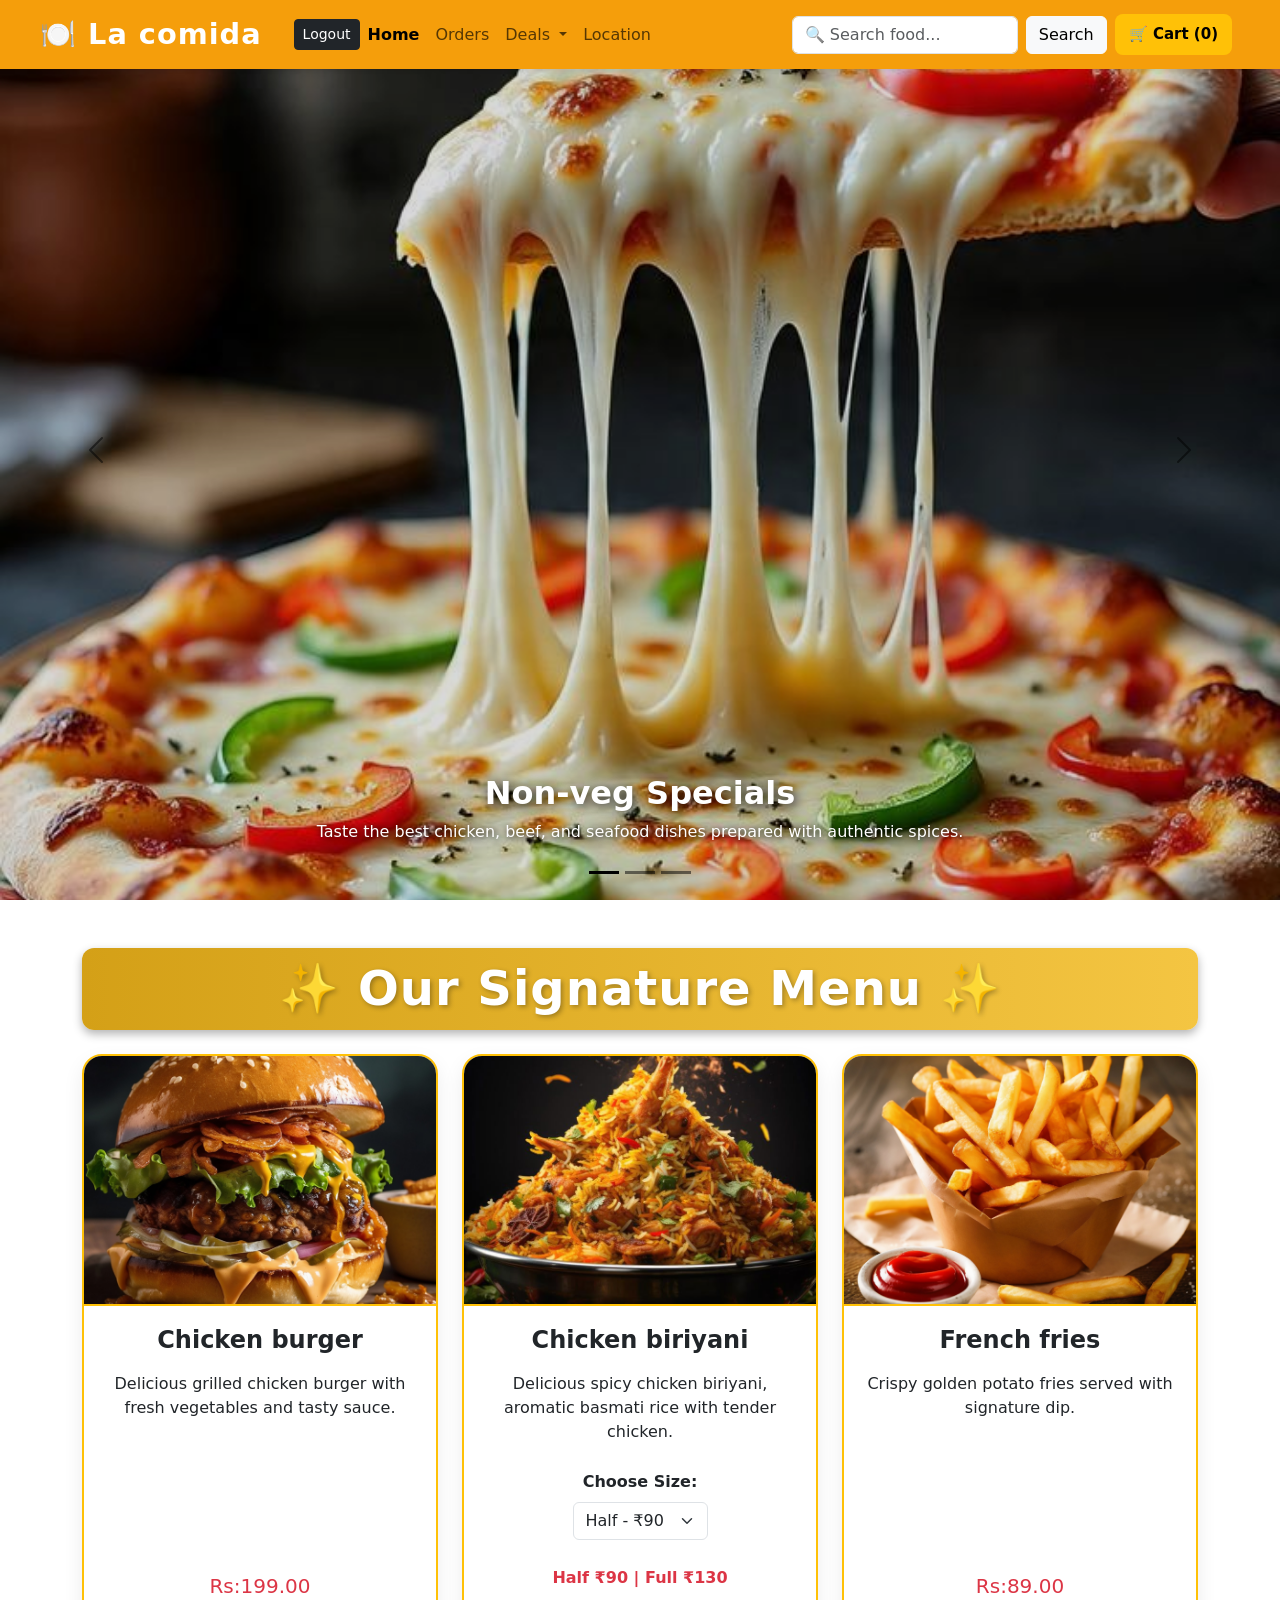
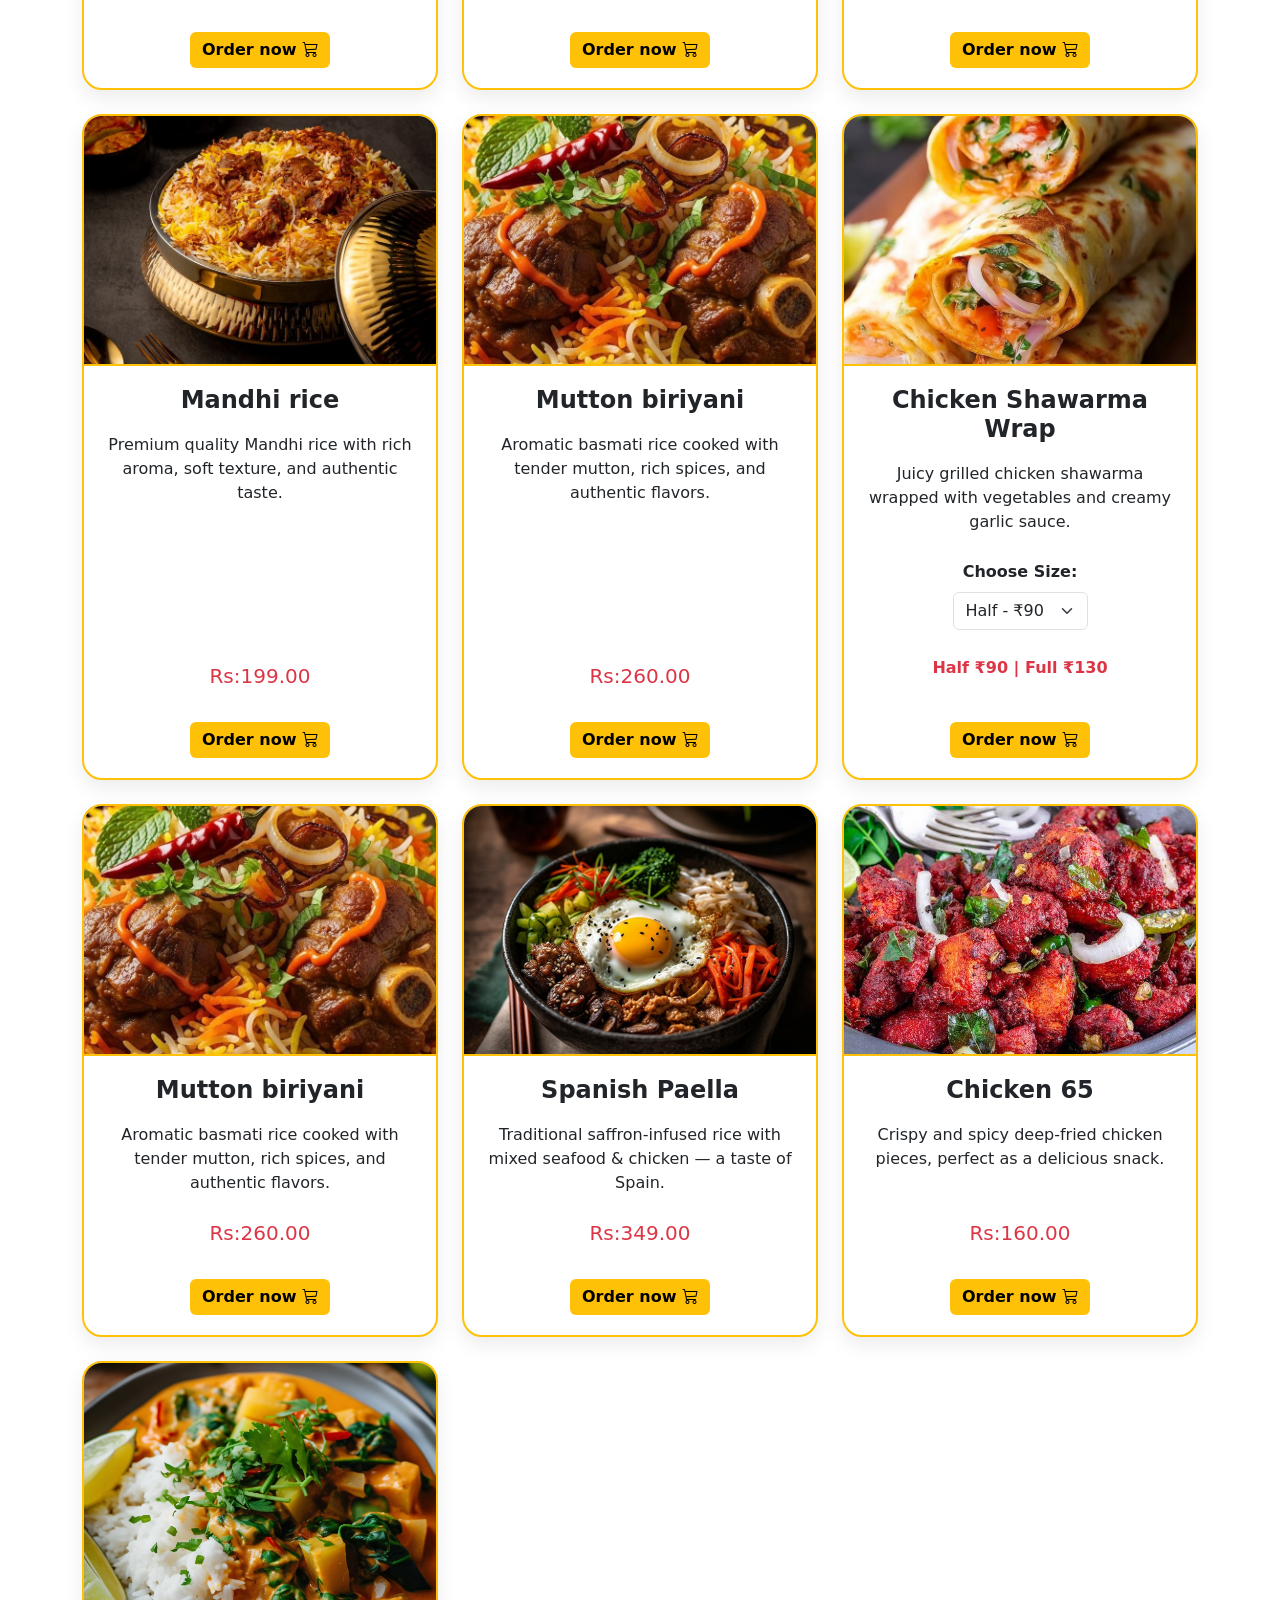
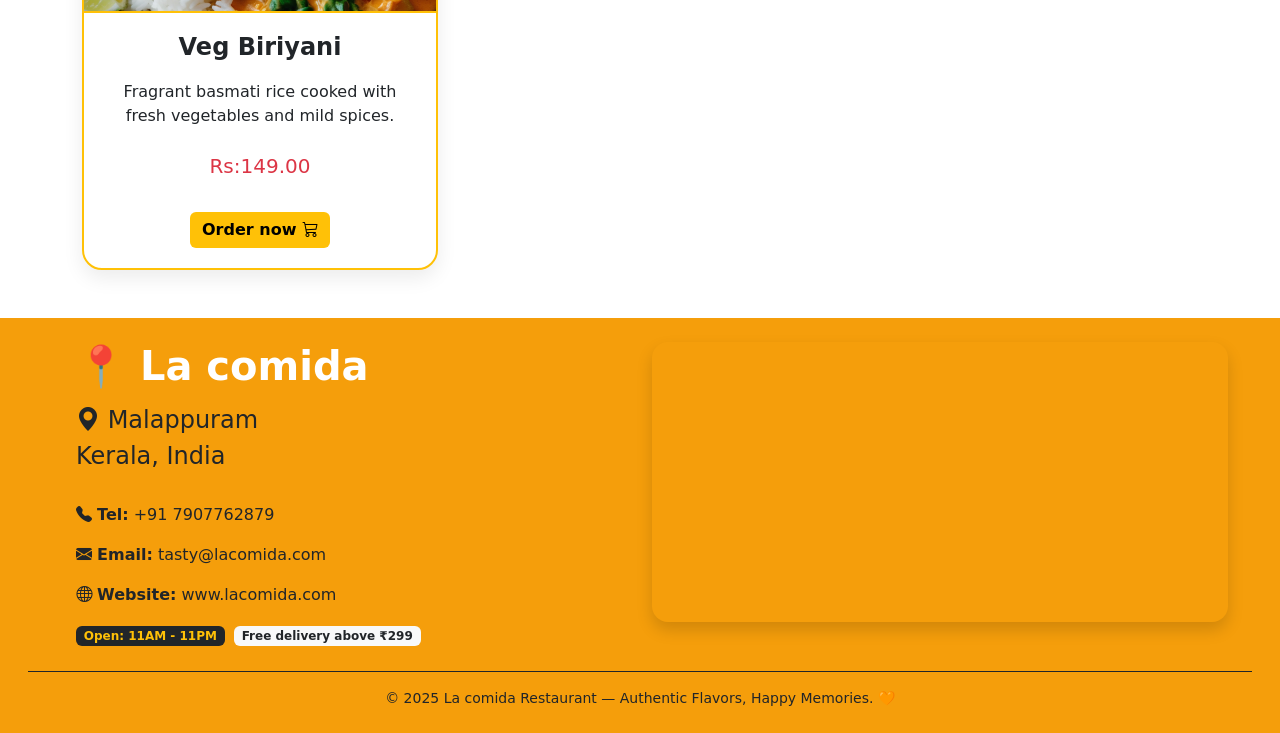
<file: index.html>
<!DOCTYPE html>
<html lang="en">
<head>
  <meta charset="UTF-8">
  <meta name="viewport" content="width=device-width, initial-scale=1.0, user-scalable=yes">
  <title>La Comida - Authentic Spanish & Multi-Cuisine Restaurant</title>
  <link href="https://cdn.jsdelivr.net/npm/bootstrap@5.3.0/dist/css/bootstrap.min.css" rel="stylesheet">
  <link rel="stylesheet" href="https://cdn.jsdelivr.net/npm/bootstrap-icons@1.13.1/font/bootstrap-icons.min.css">
 
  <!-- link to external hotel.css (kept for compatibility) -->
  <link rel="stylesheet" href="hotel.css">
</head>
<body>

<!-- Navigation Bar -->
<nav class="navbar navbar-expand-lg navbar-light bg-warning fixed-top shadow-sm">

  <div class="container-fluid">

    <!-- Logo -->
    <a class="navbar-brand text-white fw-bold" href="#">
      🍽️ La comida
    </a>

   <div class="d-flex align-items-center gap-3">

    <span
        id="userDisplay"
        class="fw-bold text-dark"
    ></span>

    <button
        id="logoutButton"
        class="btn btn-dark btn-sm"
    >
        Logout
    </button>

</div> 
    <!-- Navigation Menu -->
    <div class="collapse navbar-collapse" id="navbarSupportedContent">

      <ul class="navbar-nav me-auto mb-2 mb-lg-0">

        <li class="nav-item">
          <a
            class="nav-link active fw-semibold"
            aria-current="page"
            href="#carouselExampleDark"
          >
            Home
          </a>
        </li>

        <li class="nav-item">
          <a class="nav-link" href="orders.html">
            Orders
          </a>
        </li>

        <li class="nav-item dropdown">
          <a
            class="nav-link dropdown-toggle"
            href="#"
            id="navbarDropdown"
            role="button"
            data-bs-toggle="dropdown"
            aria-expanded="false"
          >
            Deals
          </a>

          <ul
            class="dropdown-menu"
            aria-labelledby="navbarDropdown"
          >
            <li>
              <a class="dropdown-item" href="#">
                🎉 Monday Madness - 20% off
              </a>
            </li>

            <li>
              <a class="dropdown-item" href="#">
                🍕 Combo offers
              </a>
            </li>

            <li>
              <hr class="dropdown-divider">
            </li>

            <li>
              <a class="dropdown-item" href="#">
                ✨ Family Pack @ ₹499
              </a>
            </li>
          </ul>
        </li>

        <li class="nav-item">
          <a class="nav-link" href="#Location">
            Location
          </a>
        </li>

      </ul>

      <!-- Search -->
      <form
        class="d-flex"
        role="search"
        id="searchForm"
        onsubmit="return false;"
      >

        <input
          class="form-control me-2"
          type="search"
          placeholder="🔍 Search food..."
          aria-label="Search"
          id="searchInput"
        >

        <button
          class="btn btn-light"
          type="submit"
          id="searchButton"
        >
          Search
        </button>

      </form>

    </div>

    <!-- Cart Button Container -->
    <div
      id="cartButtonContainer"
      class="ms-2 me-2"
    ></div>

    <!-- Mobile Menu Button -->
    <button
      class="navbar-toggler"
      type="button"
      data-bs-toggle="collapse"
      data-bs-target="#navbarSupportedContent"
      aria-controls="navbarSupportedContent"
      aria-expanded="false"
      aria-label="Toggle navigation"
    >
      <span class="navbar-toggler-icon"></span>
    </button>

  </div>

</nav>

<!-- Carousel Section -->
<div id="carouselExampleDark" class="carousel carousel-dark slide" data-bs-ride="carousel">
  <div class="carousel-indicators">
    <button type="button" data-bs-target="#carouselExampleDark" data-bs-slide-to="0" class="active" aria-current="true" aria-label="Slide 1"></button>
    <button type="button" data-bs-target="#carouselExampleDark" data-bs-slide-to="1" aria-label="Slide 2"></button>
    <button type="button" data-bs-target="#carouselExampleDark" data-bs-slide-to="2" aria-label="Slide 3"></button>
  </div>
  <div class="carousel-inner">
    <div class="carousel-item active" data-bs-interval="5000">
      <img src="./images/fd1.jpg" class="d-block w-100" alt="Non veg feast" onerror="this.src='https://via.placeholder.com/1600x600?text=Non+Veg+Dish'">
      <div class="carousel-caption d-none d-md-block">
        <h2 class="fw-bold" style="color: white; text-shadow: 2px 2px 12px rgba(0,0,0,0.9);">Non-veg Specials</h2>
        <p class="text-white" style="text-shadow: 1px 1px 6px black;">Taste the best chicken, beef, and seafood dishes prepared with authentic spices.</p>
      </div>
    </div>
    <div class="carousel-item" data-bs-interval="4000">
      <img src="./images/fd2.jpg" class="d-block w-100" alt="Vegetarian delights" onerror="this.src='https://via.placeholder.com/1600x600?text=Veg+Options'">
      <div class="carousel-caption d-none d-md-block">
        <h2 class="fw-bold" style="color: white; text-shadow: 2px 2px 12px rgba(0,0,0,0.9);">Veg options</h2>
        <p class="text-white" style="text-shadow: 1px 1px 6px black;">Delicious and healthy vegetarian dishes made with fresh ingredients.</p>
      </div>
    </div>
    <div class="carousel-item">
      <img src="./images/fd3.jpg" class="d-block w-100" alt="Spanish cuisine" onerror="this.src='https://via.placeholder.com/1600x600?text=Spanish+Foods'">
      <div class="carousel-caption d-none d-md-block">
        <h2 class="fw-bold" style="color:white; text-shadow:2px 2px 12px rgba(0,0,0,0.9);">Spanish foods</h2>
        <p class="text-white" style="text-shadow: 1px 1px 6px black;">Experience authentic Spanish dishes full of flavor and tradition.</p>
      </div>
    </div>
  </div>
  <button class="carousel-control-prev" type="button" data-bs-target="#carouselExampleDark" data-bs-slide="prev">
    <span class="carousel-control-prev-icon" aria-hidden="true"></span>
    <span class="visually-hidden">Previous</span>
  </button>
  <button class="carousel-control-next" type="button" data-bs-target="#carouselExampleDark" data-bs-slide="next">
    <span class="carousel-control-next-icon" aria-hidden="true"></span>
    <span class="visually-hidden">Next</span>
  </button>
</div>

<!-- ORDER SECTION (Our Menu) -->
<div class="container my-5" id="order">
  <h1 class="style text-center mb-4 fw-bold display-5">✨ Our Signature Menu ✨</h1>
  <!-- row that contains menu cards, will be filtered dynamically -->
  <div class="row g-4" id="menuContainer">
    
    <!-- CARD 1 - Chicken Burger -->
    <div class="menu-item col-md-4 d-flex " data-name="chicken burger" data-price="199">
      <div class="card w-100 h-100 text-center border-2 border-warning">
        <img src="./images/fd10.jpg" class="card-img-top" alt="Chicken burger" onerror="this.src='https://via.placeholder.com/300x200?text=Burger'">
        <div class="card-body d-flex flex-column text-center">
          <h4 class="card-title">Chicken burger</h4>
          <p class="card-text">Delicious grilled chicken burger with fresh vegetables and tasty sauce.</p>
          <h5 class="text-danger mt-auto">Rs:199.00</h5>
          <button
    type="button"
    class="btn btn-warning mt-3 order-btn"
>
    Order now
    <i class="bi bi-cart3"></i>
</button>

      </div>
    </div>
  </div>

    
   <!-- CARD 2 - Chicken Biriyani -->
<div class="menu-item col-md-4 d-flex" data-name="chicken biriyani chicken biryani">

  <div class="card w-100 h-100 text-center border-2 border-warning">

    <img
      src="./images/fd7.jpg"
      class="card-img-top"
      alt="Chicken biriyani"
      onerror="this.src='https://via.placeholder.com/300x200?text=Biryani'"
    >

    <div class="card-body d-flex flex-column text-center">

      <h4 class="card-title">Chicken biriyani</h4>

      <p class="card-text">
        Delicious spicy chicken biriyani, aromatic basmati rice with tender chicken.
      </p>

      <!-- Biryani Size -->
      <div class="mb-2">
        <label for="biryaniSize" class="fw-bold">
          Choose Size:
        </label>

        <select
          id="biryaniSize"
          class="form-select mt-2 biryani-size"
        >
          <option value="90" data-size="Half">
            Half - ₹90
          </option>

          <option value="130" data-size="Full">
            Full - ₹130
          </option>
        </select>
      </div>

      <p class="price text-danger fw-bold mt-2">
        Half ₹90 | Full ₹130
      </p>

      <button
    type="button"
    class="btn btn-warning mt-3 order-btn"
>
    Order now
    <i class="bi bi-cart3"></i>
</button>

    </div>
  </div>
</div>

    <!-- CARD 3 - French fries -->
    <div class="menu-item col-md-4 d-flex" data-name="french fries fries" data-price="89">
      <div class="card w-100 h-100 text-center border-2 border-warning">
        <img src="./images/fd11.jpg" class="card-img-top" alt="French fries" onerror="this.src='https://via.placeholder.com/300x200?text=Fries'">
        <div class="card-body d-flex flex-column text-center">
          <h4 class="card-title">French fries</h4>
          <p class="card-text">Crispy golden potato fries served with signature dip.</p>
          <h5 class="text-danger mt-auto">Rs:89.00</h5>
        <button
    type="button"
    class="btn btn-warning mt-3 order-btn"
>
    Order now
    <i class="bi bi-cart3"></i>
</button>
        </div>
      </div>
    </div>

    <!-- CARD 5 - Mandhi rice -->
    <div class="menu-item col-md-4 d-flex" data-name="mandhi rice mandi rice" data-price="199">
      <div class="card w-100 h-100 text-center border-2 border-warning">
        <img src="./images/fd9.jpg" class="card-img-top" alt="Mandhi rice" onerror="this.src='https://via.placeholder.com/300x200?text=Mandhi'">
        <div class="card-body d-flex flex-column text-center">
          <h4 class="card-title">Mandhi rice</h4>
          <p class="card-text">Premium quality Mandhi rice with rich aroma, soft texture, and authentic taste.</p>
          <h5 class="text-danger mt-auto">Rs:199.00</h5>
         <button
    type="button"
    class="btn btn-warning mt-3 order-btn"
>
    Order now
    <i class="bi bi-cart3"></i>
</button>

      </div>
    </div>
  </div>

    <!-- CARD 6 - Mutton biriyani -->
    <div class="menu-item col-md-4 d-flex" data-name="mutton biriyani mutton biryani" data-price="260">
      <div class="card w-100 h-100 text-center border-2 border-warning">
        <img src="./images/fd8.jpg" class="card-img-top" alt="Mutton biriyani" onerror="this.src='https://via.placeholder.com/300x200?text=Mutton+Biryani'">
        <div class="card-body d-flex flex-column text-center">
          <h4 class="card-title">Mutton biriyani</h4>
          <p class="card-text">Aromatic basmati rice cooked with tender mutton, rich spices, and authentic flavors.</p>
          <h5 class="text-danger mt-auto">Rs:260.00</h5>
          <button
    type="button"
    class="btn btn-warning mt-3 order-btn"
>
    Order now
    <i class="bi bi-cart3"></i>
</button>

        </div>
      </div>
    </div>

    <!-- CARD 7 - Chicken Shawarma Wrap -->
  
<div class="menu-item col-md-4 d-flex" data-name="chicken shawarma wrap shawarma">

  <div class="card w-100 h-100 text-center border-2 border-warning">

    <img
      src="./images/fd4.jpg"
      class="card-img-top"
      alt="Chicken Shawarma Wrap"
      onerror="this.src='https://via.placeholder.com/300x200?text=Shawarma'"
    >

    <div class="card-body d-flex flex-column text-center">

      <h4 class="card-title">
        Chicken Shawarma Wrap
      </h4>

      <p class="card-text">
        Juicy grilled chicken shawarma wrapped with vegetables
        and creamy garlic sauce.
      </p>

      <!-- Size Selection -->
      <div class="mb-2">
        <label for="shawarmaSize" class="fw-bold">
          Choose Size:
        </label>

        <select
          id="shawarmaSize"
          class="form-select mt-2 biryani-size"
        >
          <option value="90" data-size="Half">
            Half - ₹90
          </option>

          <option value="130" data-size="Full">
            Full - ₹130
          </option>
        </select>
      </div>

      <!-- Price -->
      <p class="price text-danger fw-bold mt-2">
        Half ₹90 | Full ₹130
      </p>

      <!-- Order Button -->
      <button
    type="button"
    class="btn btn-warning mt-3 order-btn"
>
    Order now
    <i class="bi bi-cart3"></i>
</button>

    </div>
  </div>
</div>
        
 <div class="menu-item col-md-4 d-flex" data-name="mutton biriyani mutton biryani" data-price="260">
      <div class="card w-100 h-100 text-center border-2 border-warning">
        <img src="./images/fd8.jpg" class="card-img-top" alt="Mutton biriyani" onerror="this.src='https://via.placeholder.com/300x200?text=Mutton+Biryani'">
        <div class="card-body d-flex flex-column text-center">
          <h4 class="card-title">Mutton biriyani</h4>
          <p class="card-text">Aromatic basmati rice cooked with tender mutton, rich spices, and authentic flavors.</p>
          <h5 class="text-danger mt-auto">Rs:260.00</h5>
          <button
    type="button"
    class="btn btn-warning mt-3 order-btn"
>
    Order now
    <i class="bi bi-cart3"></i>
</button>

        </div>
      </div>
    </div>

    <!-- BONUS EXTRA ITEM: Spanish Paella for more variety (ensures better search demonstration) -->
    <div class="menu-item col-md-4 d-flex" data-name="spanish paella seafood rice" data-price="349">
      <div class="card w-100 h-100 text-center border-2 border-warning">
        <img src="./images/fd3.jpg" class="card-img-top" alt="Spanish Paella" onerror="this.src='https://via.placeholder.com/300x200?text=Paella'">
        <div class="card-body d-flex flex-column text-center">
          <h4 class="card-title">Spanish Paella</h4>
          <p class="card-text">Traditional saffron-infused rice with mixed seafood & chicken — a taste of Spain.</p>
          <h5 class="text-danger mt-auto">Rs:349.00</h5>
          <button
    type="button"
    class="btn btn-warning mt-3 order-btn"
>
    Order now
    <i class="bi bi-cart3"></i>
</button>
      </div>
    </div>
  </div>

  <div class="menu-item col-md-4 d-flex"
     data-name="chicken 65"
     data-price="160">

    <div class="card w-100 h-100 text-center border-2 border-warning">

        <img
            src="./images/fd12.jpg"
            class="card-img-top"
            alt="Chicken 65"
            onerror="this.src='https://via.placeholder.com/300x200?text=Chicken+65'"
        >

        <div class="card-body d-flex flex-column text-center">

            <h4 class="card-title">
                Chicken 65
            </h4>

            <p class="card-text">
                Crispy and spicy deep-fried chicken pieces, perfect as a delicious snack.
            </p>

            <h5 class="text-danger mt-auto">
                Rs:160.00
            </h5>

            <button
                type="button"
                class="btn btn-warning mt-3 order-btn"
            >
                Order now
                <i class="bi bi-cart3"></i>
            </button>

        </div>

    </div>

</div>

    <!-- EXTRA: Veg Biriyani for veg lovers -->
    <div class="menu-item col-md-4 d-flex" data-name="veg biriyani vegetable biryani" data-price="149">
      <div class="card w-100 h-100 text-center border-2 border-warning">
        <img src="./images/fd2.jpg" class="card-img-top" alt="Veg Biriyani" onerror="this.src='https://via.placeholder.com/300x200?text=Veg+Biryani'">
        <div class="card-body d-flex flex-column text-center">
          <h4 class="card-title">Veg Biriyani</h4>
          <p class="card-text">Fragrant basmati rice cooked with fresh vegetables and mild spices.</p>
          <h5 class="text-danger mt-auto">Rs:149.00</h5>
         <button
    type="button"
    class="btn btn-warning mt-3 order-btn"
>
    Order now
    <i class="bi bi-cart3"></i>
</button>
        </div>
      </div>
    </div>

  </div>

  
  <!-- dynamic “No results” message will be injected here -->
  <div id="noResultsMessage" style="display: none;" class="no-results-msg">
    <i class="bi bi-emoji-frown fs-1 text-warning"></i>
    <h4 class="mt-2">Sorry, no dishes match your search 😔</h4>
    <p>Try something like "biriyani", "burger", "fries", or "shawarma"</p>
    <button class="btn btn-outline-warning mt-2" id="resetSearchBtn">Show all menu</button>
  </div>
</div>

<!-- Location & Footer -->
<div class="container-fluid bg-warning text-dark pt-4 pb-4 mt-4" id="Location">
  <div class="row align-items-start g-4">
    <div class="col-md-6 col-12 ps-5">
      <h1 class="text-white fw-bold display-6">📍 La comida</h1>
      <h4 class="mt-3"><i class="bi bi-geo-alt-fill"></i> Malappuram</h4>
      <h4>Kerala, India</h4>
      <br>
      <p><i class="bi bi-telephone-fill"></i> <strong>Tel:</strong> +91 7907762879</p>
      <p><i class="bi bi-envelope-fill"></i> <strong>Email:</strong> tasty@lacomida.com</p>
      <p><i class="bi bi-globe"></i> <strong>Website:</strong> www.lacomida.com</p>
      <div class="mt-3">
        <span class="badge bg-dark text-warning me-1">Open: 11AM - 11PM</span>
        <span class="badge bg-light text-dark">Free delivery above ₹299</span>
      </div>
    </div>
    <div class="col-md-6 col-12 pe-4">
      <iframe class="w-100 rounded-4 shadow" src="https://www.google.com/maps/embed?pb=!1m18!1m12!1m3!1d12796.145303837393!2d76.0652155539552!3d11.05423637363353!2m3!1f0!2f0!3f0!3m2!1i1024!2i768!4f13.1!3m3!1m2!1s0x3ba64a9be29b058f%3A0x23e371e0d4c30d8e!2sMalappuram%2C%20Kerala!5e0!3m2!1sen!2sin!4v1772992045558!5m2!1sen!2sin" width="600" height="280" style="border:0;" allowfullscreen="" loading="lazy" referrerpolicy="no-referrer-when-downgrade"></iframe>
    </div>
  </div>
  <div class="row mt-4 text-center small border-top border-dark pt-3">
    <div class="col-12">
      <p class="mb-0 text-dark">© 2025 La comida Restaurant — Authentic Flavors, Happy Memories. 🧡</p>
    </div>
  </div>
</div>

<!-- Bootstrap Bundle JS (includes Popper) -->
<script src="https://cdn.jsdelivr.net/npm/bootstrap@5.3.8/dist/js/bootstrap.bundle.min.js" integrity="sha384-FKyoEForCGlyvwx9Hj09JcYn3nv7wiPVlz7YYwJrWVcXK/BmnVDxM+D2scQbITxI" crossorigin="anonymous"></script>
<script src="script.js"></script>
<script src="./auth.js"></script>
</body>
</html>
</file>
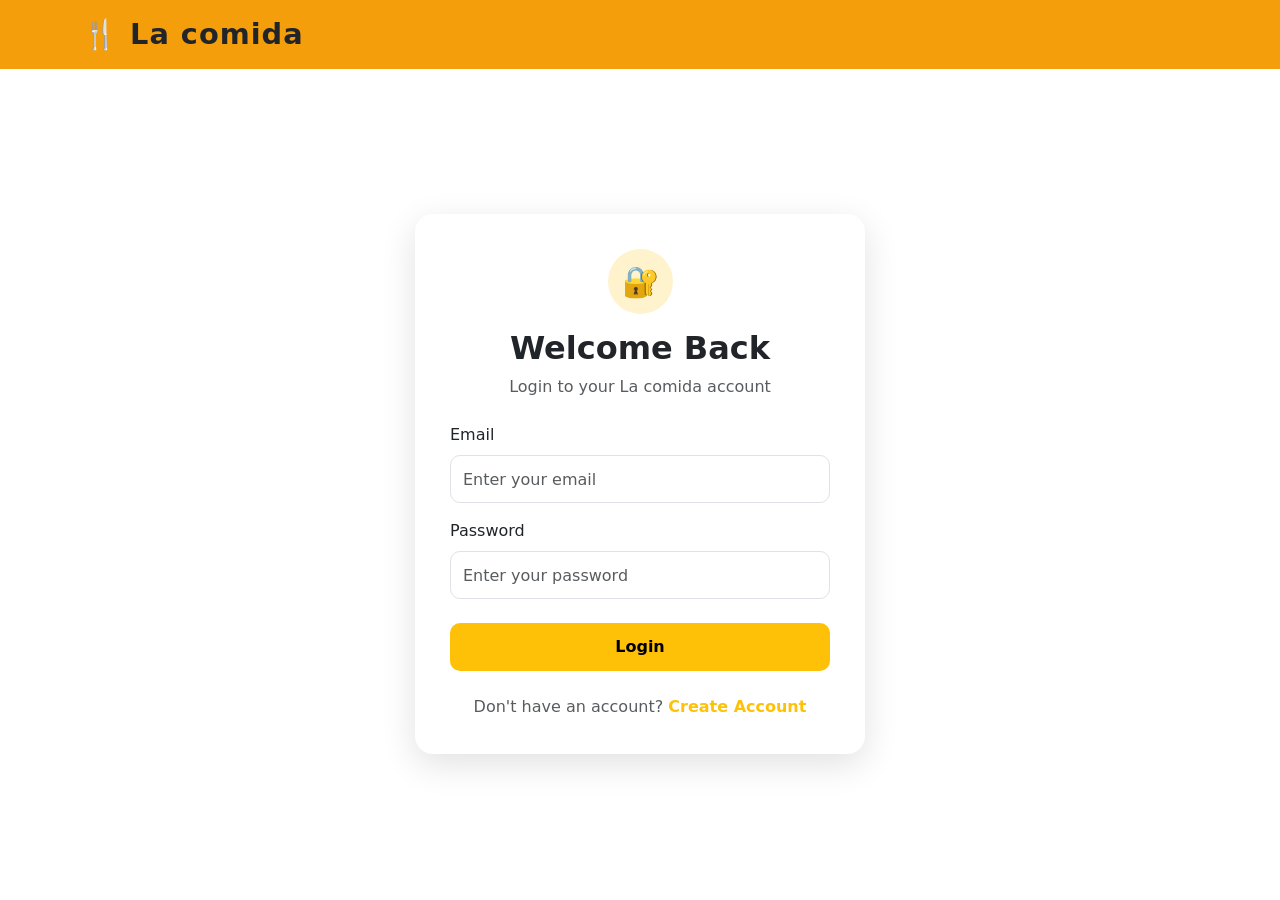
<file: login.html>
<!DOCTYPE html>
<html lang="en">
<head>

    <meta charset="UTF-8">
    <meta name="viewport" content="width=device-width, initial-scale=1.0">

    <title>Login | La comida</title>

    <link
        href="https://cdn.jsdelivr.net/npm/bootstrap@5.3.3/dist/css/bootstrap.min.css"
        rel="stylesheet"
    >

    <link rel="stylesheet" href="./hotel.css">

</head>

<body>


    <!-- NAVBAR -->

    <nav class="navbar navbar-expand-lg navbar-dark bg-warning">

        <div class="container">

            <a
                class="navbar-brand fw-bold text-dark"
                href="index.html"
            >
                🍴 La comida
            </a>

        </div>

    </nav>



    <!-- LOGIN -->

    <div class="auth-container">

        <div class="auth-card">


            <div class="text-center mb-4">

                <div class="auth-icon">
                    🔐
                </div>

                <h2 class="fw-bold">
                    Welcome Back
                </h2>

                <p class="text-muted">
                    Login to your La comida account
                </p>

            </div>



            <form id="loginForm">


                <div class="mb-3">

                    <label class="form-label">
                        Email
                    </label>

                    <input
                        type="email"
                        id="loginEmail"
                        class="form-control"
                        placeholder="Enter your email"
                        required
                    >

                </div>



                <div class="mb-4">

                    <label class="form-label">
                        Password
                    </label>

                    <input
                        type="password"
                        id="loginPassword"
                        class="form-control"
                        placeholder="Enter your password"
                        required
                    >

                </div>



                <button
                    type="submit"
                    class="btn btn-warning w-100 fw-bold"
                >
                    Login
                </button>


            </form>



          <div class="text-center mt-4">

                <span class="text-muted">
                    Don't have an account?
                </span>

                <a
                    href="register.html"
                    class="fw-bold text-warning"
                >
                    Create Account
                </a>

            </div>


        </div>

    </div>


    <script src="./auth.js"></script>

</body>
</html>
</file>
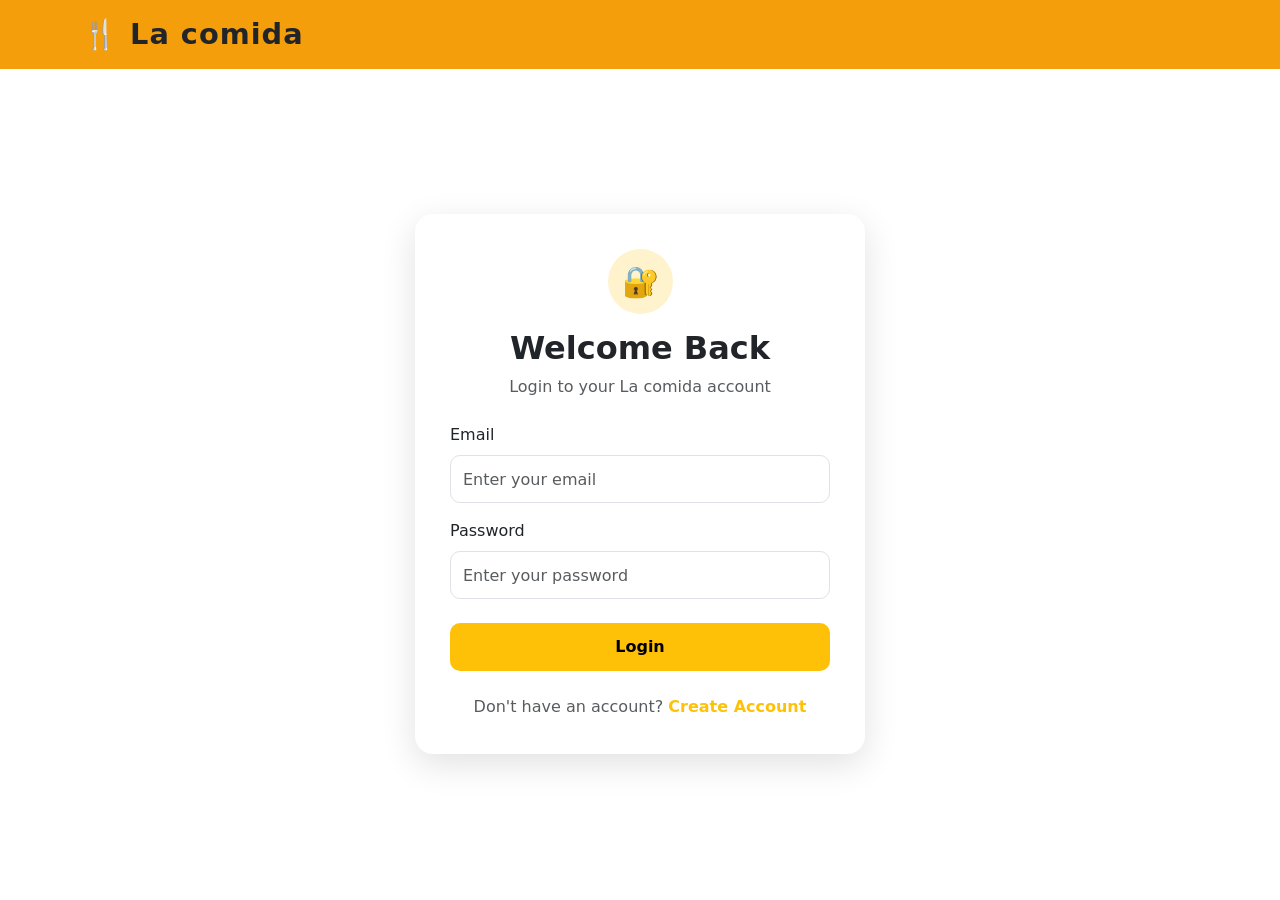
<file: orders.html>
<!DOCTYPE html>
<html lang="en">
<head>
    <meta charset="UTF-8">
    <meta name="viewport" content="width=device-width, initial-scale=1.0">

    <title>My Orders - La comida</title>

    <link
        href="https://cdn.jsdelivr.net/npm/bootstrap@5.3.3/dist/css/bootstrap.min.css"
        rel="stylesheet"
    >

    <style>
        body {
            background: #f8f9fa;
            font-family: Arial, sans-serif;
        }

        .navbar-custom {
            background: #ffa500;
            padding: 15px 25px;
        }

        .brand {
            color: white;
            font-size: 28px;
            font-weight: bold;
            text-decoration: none;
        }

        .orders-container {
            max-width: 1000px;
            margin: 110px auto 40px;
        }

        .order-card {
            background: white;
            border-radius: 15px;
            padding: 25px;
            margin-bottom: 20px;
            box-shadow: 0 5px 20px rgba(0,0,0,0.08);
        }

        .order-header {
            display: flex;
            justify-content: space-between;
            align-items: center;
            border-bottom: 1px solid #ddd;
            padding-bottom: 15px;
            margin-bottom: 15px;
        }

        .order-id {
            color: #555;
            font-size: 14px;
        }

        .status {
            background: #fff3cd;
            color: #856404;
            padding: 6px 12px;
            border-radius: 20px;
            font-weight: bold;
        }

        .order-item {
            padding: 10px 0;
            border-bottom: 1px solid #eee;
        }

        .total {
            font-size: 20px;
            font-weight: bold;
            margin-top: 15px;
        }

        .empty-orders {
            text-align: center;
            padding: 60px 20px;
            background: white;
            border-radius: 15px;
        }

        .back-btn {
            background: #ffc107;
            border: none;
            padding: 10px 20px;
            border-radius: 8px;
            font-weight: bold;
            text-decoration: none;
            color: #000;
        }
    </style>
</head>

<body>

    <!-- NAVBAR -->

    <nav class="navbar-custom fixed-top shadow-sm">

        <a href="index.html" class="brand">
            🍽️ La comida
        </a>

    </nav>


    <!-- ORDERS -->

    <div class="container orders-container">

        <h1 class="text-center fw-bold mb-4">
            📦 My Orders
        </h1>

        <div id="ordersContainer"></div>

    </div>


    <script src="orders.js"></script>

</body>
</html>
</file>
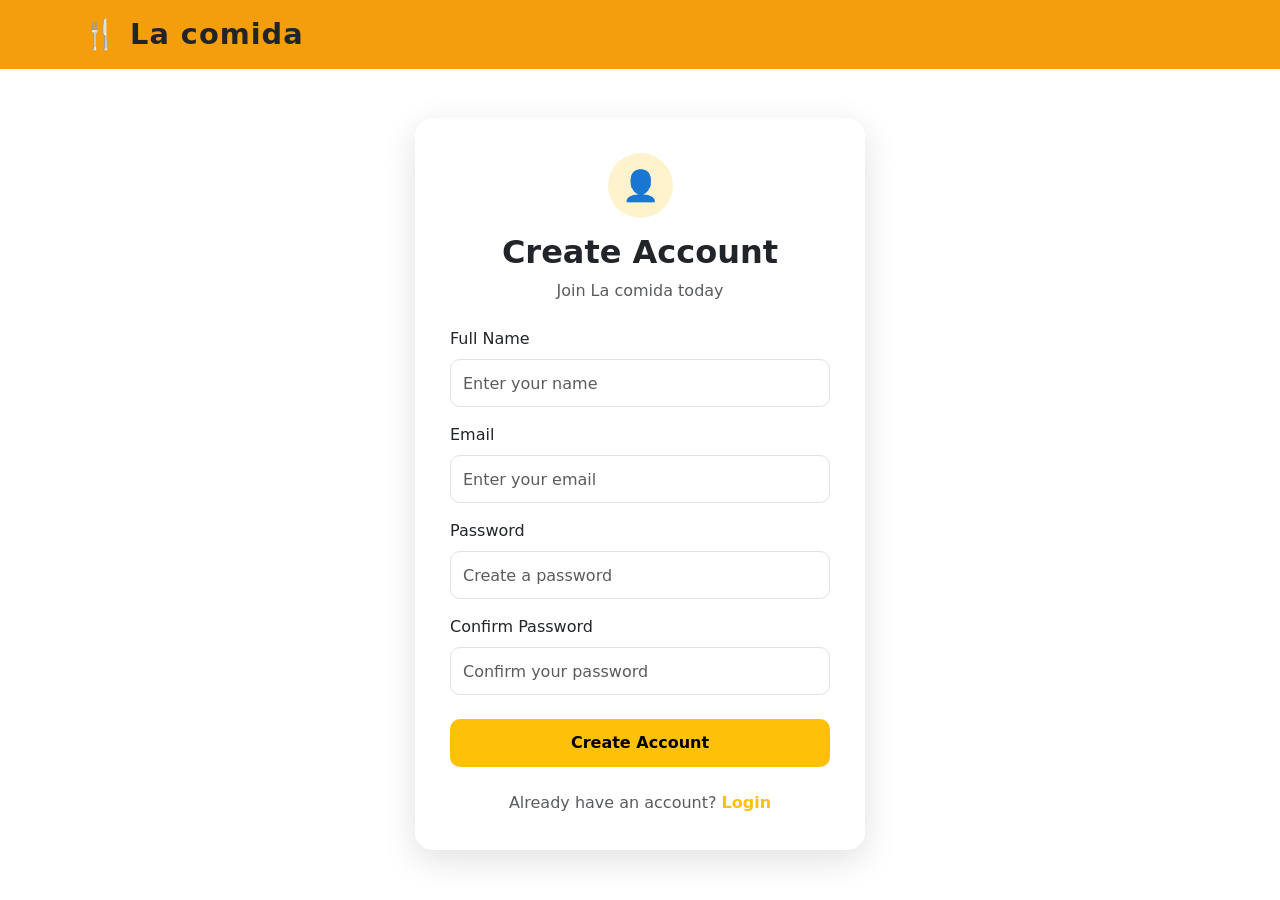
<file: register.html>
<!DOCTYPE html>
<html lang="en">
<head>
    <meta charset="UTF-8">
    <meta name="viewport" content="width=device-width, initial-scale=1.0">

    <title>Create Account | La comida</title>

    <link
        href="https://cdn.jsdelivr.net/npm/bootstrap@5.3.3/dist/css/bootstrap.min.css"
        rel="stylesheet"
    >

    <link rel="stylesheet" href="./hotel.css">
</head>

<body>

    <!-- NAVBAR -->
    <nav class="navbar navbar-expand-lg navbar-dark bg-warning">
        <div class="container">
            <a class="navbar-brand fw-bold text-dark" href="index.html">
                🍴 La comida
            </a>
        </div>
    </nav>


    <!-- REGISTER -->
    <div class="auth-container">

        <div class="auth-card">

            <div class="text-center mb-4">
                <div class="auth-icon">👤</div>

                <h2 class="fw-bold">Create Account</h2>

                <p class="text-muted">
                    Join La comida today
                </p>
            </div>


            <form id="registerForm">

                <div class="mb-3">
                    <label class="form-label">
                        Full Name
                    </label>

                    <input
                        type="text"
                        id="registerName"
                        class="form-control"
                        placeholder="Enter your name"
                        required
                    >
                </div>


                <div class="mb-3">
                    <label class="form-label">
                        Email
                    </label>

                    <input
                        type="email"
                        id="registerEmail"
                        class="form-control"
                        placeholder="Enter your email"
                        required
                    >
                </div>


                <div class="mb-3">
                    <label class="form-label">
                        Password
                    </label>

                    <input
                        type="password"
                        id="registerPassword"
                        class="form-control"
                        placeholder="Create a password"
                        required
                    >
                </div>


                <div class="mb-4">
                    <label class="form-label">
                        Confirm Password
                    </label>

                    <input
                        type="password"
                        id="confirmPassword"
                        class="form-control"
                        placeholder="Confirm your password"
                        required
                    >
                </div>


                <button
                    type="submit"
                    class="btn btn-warning w-100 fw-bold"
                >
                    Create Account
                </button>

            </form>


            <div class="text-center mt-4">

                <span class="text-muted">
                    Already have an account?
                </span>

                <a href="login.html" class="fw-bold text-warning">
                    Login
                </a>

            </div>

        </div>

    </div>


    <script src="./auth.js"></script>

</body>
</html>
</file>
<file: hotel.css>
/* =========================================
   GLOBAL & LAYOUT BASE STYLES
========================================= */

html, body {
    max-width: 100%;
    overflow-x: hidden;
    scroll-behavior: smooth;
    font-family: 'Segoe UI', Roboto, system-ui, -apple-system, 'Helvetica Neue', sans-serif;
}

/* Container responsive adjustments */
.container-fluid {
    padding-left: 15px;
    padding-right: 15px;
}

@media (min-width: 768px) {
    .container-fluid {
        padding-left: 40px;
        padding-right: 40px;
    }
}

/* Header style for Signature Menu */
.style {
    text-shadow: 2px 2px 5px rgba(0,0,0,0.3);
    background: linear-gradient(to right, #d4a017, #f4c542);
    color: white;
    border-radius: 12px;
    box-shadow: 0 4px 10px rgba(0,0,0,0.3);
    font-weight: bold;
    letter-spacing: 1px;
    padding: 12px 20px;
}

/* =========================================
   NAVBAR & CAROUSEL
========================================= */

.navbar-brand {
    font-size: 1.8rem;
    letter-spacing: 1px;
}

.bg-warning {
    background-color: #f59e0b !important;
}

.btn-warning {
    background-color: #ffc107;
    border: none;
    font-weight: 600;
    transition: all 0.2s;
}

.btn-warning:hover {
    background-color: #e0a800;
    transform: scale(0.97);
    box-shadow: 0 4px 10px rgba(0,0,0,0.1);
}

.btnsearch {
    background-color: #d97706;
    box-shadow: 0px 4px 10px rgba(0,0,0,0.15);
    border: 2px solid #d97706;
    height: 55px;
}

.search-btn:hover {
    background-color: #facc15;
    transform: translateY(-2px);
    transition: 0.3s;
}

.form {
    height: 55px;
}

.carousel-item img {
    object-fit: cover;
    height: 100vh;
    width: 100%;
    filter: brightness(0.85);
    transition: transform 0.4s ease;
}

.carousel-item::before {
    content: "";
    position: absolute;
    top: 0;
    left: 0;
    width: 100%;
    height: 100%;
    background: linear-gradient(45deg, rgba(0,0,0,0.3), rgba(0,0,0,0.1));
    pointer-events: none;
}

@media (max-width: 768px) {
    .carousel-item img {
        height: 45vh;
    }
    .carousel-caption h2 {
        font-size: 1.4rem;
    }
    .navbar-brand {
        font-size: 1.4rem;
    }
}

/* =========================================
   LA COMIDA PRODUCT MENU GRID LAYOUT
========================================= */

#order {
    margin-top: 80px;
}

/* Grid container fitting viewport cleanly without horizontal overflow */
#menuContainer {
    width: 100%;
    max-width: 100%;
    display: grid;
    grid-template-columns: repeat(3, minmax(0, 1fr));
    gap: 24px;
    margin: 0;
    padding: 0;
    box-sizing: border-box;
}

/* Menu item wrappers inside CSS grid */
#menuContainer .menu-item {
    width: 100%;
    max-width: 100%;
    box-sizing: border-box;
    padding: 0;
    margin: 0;
    display: flex;
    flex: none;
    transition: all 0.2s;
}

/* Card fills its grid cell completely */
#menuContainer .menu-item > .card,
.card {
    width: 100%;
    height: 100%;
    display: flex;
    flex-direction: column;
    transition: transform 0.25s ease, box-shadow 0.3s;
    box-shadow: 0 8px 20px rgba(0,0,0,0.08);
    border-radius: 1.25rem;
    overflow: hidden;
    box-sizing: border-box;
}

.card:hover {
    transform: scale(1.03);
    transition: 0.3s;
    box-shadow: 0px 8px 20px rgba(0,0,0,0.2);
}

/* Card Body styling */
.card-body {
    display: flex;
    flex-direction: column;
    align-items: center;
    text-align: center;
    gap: 10px;
    padding: 1.25rem;
}

.card-title {
    font-weight: 700;
}

/* Product image styling */
.card img,
.card-img-top,
#menuContainer .card-img-top {
    width: 100%;
    height: 250px;
    object-fit: cover;
    border-bottom: 2px solid #ffc107;
}

.order-btn {
    text-align: center;
}

/* Search empty state */
.no-results-msg {
    text-align: center;
    width: 100%;
    padding: 2rem;
    background: #fff8e7;
    border-radius: 2rem;
    margin-top: 1rem;
}

/* =========================================
   RESPONSIVE MENU GRID BREAKPOINTS
========================================= */

/* Tablet: 2 columns */
@media (max-width: 992px) {
    #menuContainer {
        grid-template-columns: repeat(2, minmax(0, 1fr));
    }
}

/* Mobile: 1 column */
@media (max-width: 576px) {
    #menuContainer {
        grid-template-columns: 1fr;
    }
}

/* =========================================
   LOCATION SECTION
========================================= */

#Location {
    width: 100%;
    display: block;
    clear: both;
    box-sizing: border-box;
}

#Location iframe {
    border-radius: 20px;
    box-shadow: 0 8px 20px rgba(0,0,0,0.1);
    height: 280px;
    width: 100%;
}

footer a, footer .text-white {
    text-decoration: none;
}

/* =========================================
   CHECKOUT PAGE LAYOUT
========================================= */

.checkout-container {
    width: 100%;
    max-width: 700px;
    margin: 0 auto;
    padding: 100px 15px 50px;
}

.checkout-container h1 {
    text-align: center;
    margin-top: 20px;
    margin-bottom: 35px;
}

.checkout-container .row {
    margin-left: 0;
    margin-right: 0;
}

.checkout-container .col-lg-7,
.checkout-container .col-lg-5,
.checkout-container .col-12 {
    width: 100%;
    max-width: 100%;
    padding-left: 0;
    padding-right: 0;
}

.checkout-container > .row > div {
    width: 100%;
}

.order-summary {
    width: 100%;
    margin: 30px auto 0;
}

.checkout-container input,
.checkout-container textarea,
.checkout-container select {
    width: 100%;
    box-sizing: border-box;
}

@media (max-width: 768px) {
    .checkout-container {
        max-width: 100%;
        padding: 90px 12px 40px;
    }

    .checkout-container h1 {
        font-size: 30px;
        margin-top: 10px;
        margin-bottom: 25px;
    }
}

/* =========================================
   AUTHENTICATION PAGES
========================================= */

.auth-container {
    min-height: calc(100vh - 70px);
    display: flex;
    justify-content: center;
    align-items: center;
    padding: 40px 15px;
}

.auth-card {
    width: 100%;
    max-width: 450px;
    background: #ffffff;
    padding: 35px;
    border-radius: 18px;
    box-shadow: 0 10px 35px rgba(0, 0, 0, 0.12);
}

.auth-icon {
    width: 65px;
    height: 65px;
    margin: 0 auto 15px;
    border-radius: 50%;
    background: #fff3cd;
    display: flex;
    align-items: center;
    justify-content: center;
    font-size: 30px;
}

.auth-card .form-control {
    height: 48px;
    border-radius: 10px;
}

.auth-card .btn {
    height: 48px;
    border-radius: 10px;
}

.auth-card a {
    text-decoration: none;
}

@media (max-width: 576px) {
    .auth-card {
        padding: 25px 20px;
    }
}

/* =========================================
   FINAL LA COMIDA MENU GRID
========================================= */

#menuContainer {
    display: grid !important;
    grid-template-columns: repeat(3, minmax(0, 1fr)) !important;
    gap: 24px !important;
    width: 100% !important;
    margin: 0 !important;
    padding: 0 !important;
}

#menuContainer .menu-item {
    display: block !important;
    width: 100% !important;
    max-width: none !important;
    flex: none !important;
    margin: 0 !important;
    padding: 0 !important;
}

#menuContainer .card {
    width: 100% !important;
    height: 100% !important;
    margin: 0 !important;
}

#menuContainer .card-img-top {
    width: 100% !important;
    height: 250px !important;
    object-fit: cover !important;
}

#menuContainer .card-body {
    display: flex !important;
    flex-direction: column !important;
    align-items: center !important;
    text-align: center !important;
}

/* Tablet */
@media (max-width: 992px) {

    #menuContainer {
        grid-template-columns: repeat(2, minmax(0, 1fr)) !important;
    }

}

/* Mobile */
@media (max-width: 576px) {

    #menuContainer {
        grid-template-columns: 1fr !important;
    }

}
</file>
